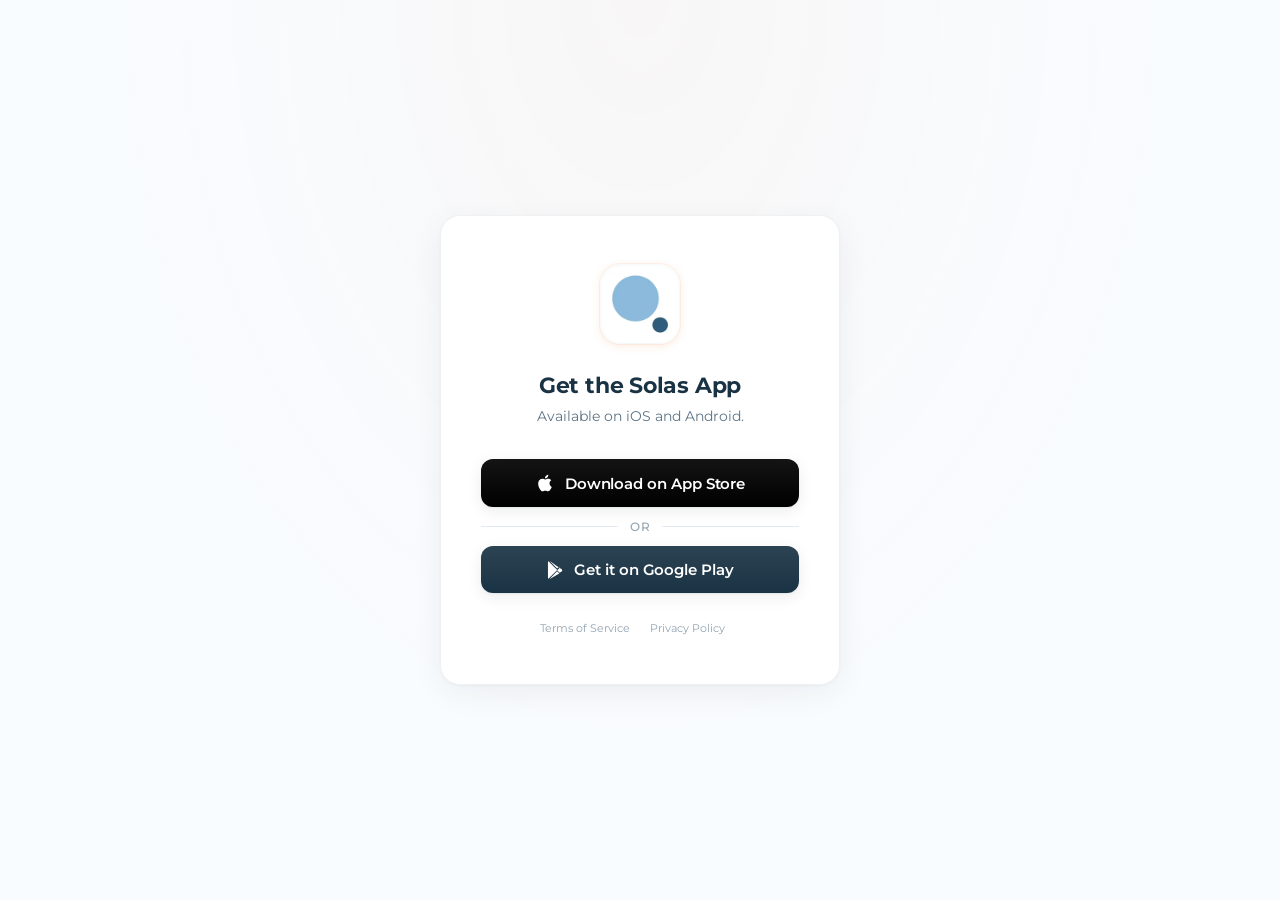
<file: index.html>
<!DOCTYPE html>
<html lang="en">
<head>
  <meta charset="UTF-8">
  <meta name="viewport" content="width=device-width, initial-scale=1.0">

  <!-- Device redirect: runs before render; costs one round trip -->
  <script src="./redirect.js"></script>

  <title>Solas by Teckro</title>
  <meta name="description" content="Download the Solas app for iOS or Android. Instant access to clinical trial information at your fingertips.">
  <meta name="theme-color" content="#041623" media="(prefers-color-scheme: dark)">
  <meta name="theme-color" content="#f9fcff" media="(prefers-color-scheme: light)">

  <!-- Open Graph -->
  <meta property="og:title" content="Solas by Teckro">
  <meta property="og:description" content="Clinical trial information at your fingertips. Available on iOS and Android.">
  <meta property="og:image" content="./icon.webp">
  <meta property="og:type" content="website">

  <!-- Favicon -->
  <link rel="icon" type="image/webp" href="./icon.webp">
  <link rel="apple-touch-icon" href="./icon.webp">

  <link rel="preconnect" href="https://fonts.googleapis.com">
  <link rel="preconnect" href="https://fonts.gstatic.com" crossorigin>
  <link href="https://fonts.googleapis.com/css2?family=Montserrat:wght@400;500;600;700&display=swap" rel="stylesheet">
  <style>
    :root {
      --bg: #f9fcff;
      --bg-card: #ffffff;
      --bg-card-border: rgba(227, 233, 239, 0.6);
      --text-primary: #1a3344;
      --text-secondary: #5e7487;
      --text-tertiary: #93a3b1;
      --border: #e3e9ef;
      --orange: #F07931;
      --orange-hover: #D65810;
      --orange-subtle: rgba(240, 121, 49, 0.08);
      --orange-glow: rgba(240, 121, 49, 0.2);
      --navy: #041623;
      --navy-light: #1a3344;
      --btn-apple-bg: #000000;
      --btn-apple-text: #ffffff;
      --btn-google-bg: #1a3344;
      --btn-google-text: #ffffff;
      --shadow-card: 0 1px 3px rgba(4, 22, 35, 0.04), 0 8px 32px rgba(4, 22, 35, 0.06);
      --shadow-btn: 0 1px 2px rgba(4, 22, 35, 0.06), 0 4px 16px rgba(4, 22, 35, 0.08);
      --shadow-btn-hover: 0 4px 12px rgba(4, 22, 35, 0.1), 0 8px 32px rgba(4, 22, 35, 0.12);
      --gradient-bg: radial-gradient(ellipse at 50% 0%, rgba(240, 121, 49, 0.04) 0%, transparent 60%);
    }

    @media (prefers-color-scheme: dark) {
      :root {
        --bg: #020e18;
        --bg-card: rgba(26, 51, 68, 0.5);
        --bg-card-border: rgba(47, 92, 123, 0.3);
        --text-primary: #f3f6f9;
        --text-secondary: #8abbdc;
        --text-tertiary: #5e7487;
        --border: rgba(47, 92, 123, 0.4);
        --orange-subtle: rgba(240, 121, 49, 0.06);
        --orange-glow: rgba(240, 121, 49, 0.3);
        --btn-apple-bg: #ffffff;
        --btn-apple-text: #000000;
        --btn-google-bg: rgba(47, 92, 123, 0.6);
        --btn-google-text: #f3f6f9;
        --shadow-card: 0 1px 3px rgba(0, 0, 0, 0.2), 0 8px 32px rgba(0, 0, 0, 0.3);
        --shadow-btn: 0 1px 2px rgba(0, 0, 0, 0.2), 0 4px 16px rgba(0, 0, 0, 0.15);
        --shadow-btn-hover: 0 4px 12px rgba(0, 0, 0, 0.25), 0 8px 32px rgba(0, 0, 0, 0.3);
        --gradient-bg: radial-gradient(ellipse at 50% 0%, rgba(240, 121, 49, 0.06) 0%, transparent 60%);
      }
    }

    * { margin: 0; padding: 0; box-sizing: border-box; }

    body {
      font-family: 'Montserrat', -apple-system, BlinkMacSystemFont, sans-serif;
      background: var(--bg);
      color: var(--text-primary);
      min-height: 100vh;
      display: flex;
      align-items: center;
      justify-content: center;
      overflow: hidden;
    }

    body::before {
      content: '';
      position: fixed;
      inset: 0;
      background: var(--gradient-bg);
      pointer-events: none;
      z-index: 0;
    }

    .card {
      position: relative;
      z-index: 1;
      text-align: center;
      padding: 3rem 2.5rem;
      max-width: 400px;
      width: 100%;
      margin: 1rem;
      background: var(--bg-card);
      border: 1px solid var(--bg-card-border);
      border-radius: 1.25rem;
      box-shadow: var(--shadow-card);
      backdrop-filter: blur(20px);
      -webkit-backdrop-filter: blur(20px);
      animation: fadeUp 0.7s cubic-bezier(0.16, 1, 0.3, 1) both;
    }

    .logo {
      width: 80px;
      height: 80px;
      margin: 0 auto 1.75rem;
      border-radius: 1.25rem;
      overflow: hidden;
      box-shadow: 0 2px 8px rgba(240, 121, 49, 0.15), 0 0 0 1px rgba(240, 121, 49, 0.08);
      animation: logoEntry 0.8s cubic-bezier(0.16, 1, 0.3, 1) 0.1s both;
    }

    .logo img {
      width: 100%;
      height: 100%;
      object-fit: cover;
    }

    h1 {
      font-size: 1.375rem;
      font-weight: 700;
      margin-bottom: 0.375rem;
      color: var(--text-primary);
      letter-spacing: -0.01em;
      animation: fadeUp 0.7s cubic-bezier(0.16, 1, 0.3, 1) 0.15s both;
    }

    .subtitle {
      color: var(--text-secondary);
      margin-bottom: 2rem;
      font-size: 0.875rem;
      font-weight: 400;
      line-height: 1.6;
      animation: fadeUp 0.7s cubic-bezier(0.16, 1, 0.3, 1) 0.2s both;
    }

    .store-links {
      display: flex;
      flex-direction: column;
      gap: 0.625rem;
      animation: staggerIn 0.5s cubic-bezier(0.16, 1, 0.3, 1) both;
    }

    .store-link {
      display: inline-flex;
      align-items: center;
      justify-content: center;
      gap: 0.625rem;
      padding: 0.875rem 1.5rem;
      border-radius: 0.75rem;
      text-decoration: none;
      font-weight: 600;
      font-size: 0.9375rem;
      letter-spacing: -0.005em;
      transition: transform 0.25s cubic-bezier(0.16, 1, 0.3, 1),
                  box-shadow 0.25s cubic-bezier(0.16, 1, 0.3, 1);
      box-shadow: var(--shadow-btn);
      position: relative;
      overflow: hidden;
    }

    .store-link::after {
      content: '';
      position: absolute;
      inset: 0;
      background: linear-gradient(180deg, rgba(255, 255, 255, 0.08) 0%, transparent 100%);
      pointer-events: none;
    }

    .store-link:hover {
      transform: translateY(-2px);
      box-shadow: var(--shadow-btn-hover);
    }

    .store-link:active {
      transform: translateY(0) scale(0.98);
    }

    .store-link--apple {
      background: var(--btn-apple-bg);
      color: var(--btn-apple-text);
    }

    .store-link--google {
      background: var(--btn-google-bg);
      color: var(--btn-google-text);
    }

    .store-link svg {
      width: 1.125rem;
      height: 1.125rem;
      flex-shrink: 0;
    }

    .store-link--apple svg {
      width: 1.25rem;
      height: 1.25rem;
    }

    .divider {
      display: flex;
      align-items: center;
      gap: 0.75rem;
      margin: 0.125rem 0;
      color: var(--text-tertiary);
      font-size: 0.75rem;
      font-weight: 500;
      text-transform: uppercase;
      letter-spacing: 0.05em;
    }

    .divider::before,
    .divider::after {
      content: '';
      flex: 1;
      height: 1px;
      background: var(--border);
    }

    .footer {
      margin-top: 1.5rem;
      animation: fadeUp 0.7s cubic-bezier(0.16, 1, 0.3, 1) 0.3s both;
    }

    .footer a {
      color: var(--text-tertiary);
      font-size: 0.6875rem;
      font-weight: 400;
      text-decoration: none;
      margin-right: 1rem;
      transition: color 0.2s;
    }

    .footer a:hover {
      color: var(--text-secondary);
    }

    @keyframes fadeUp {
      from {
        opacity: 0;
        transform: translateY(16px);
      }
      to {
        opacity: 1;
        transform: translateY(0);
      }
    }

    @keyframes logoEntry {
      from {
        opacity: 0;
        transform: scale(0.8);
      }
      to {
        opacity: 1;
        transform: scale(1);
      }
    }

    @keyframes staggerIn {
      from {
        opacity: 0;
        transform: translateY(8px);
      }
      to {
        opacity: 1;
        transform: translateY(0);
      }
    }

  </style>
</head>
<body>
  <div class="card">
    <div class="logo">
      <img src="./icon.webp" alt="Solas" width="80" height="80">
    </div>

    <h1>Get the Solas App</h1>
    <p class="subtitle" id="message">Available on iOS and Android.</p>

    <!-- Store URLs are also in redirect.js (mobile bounce) — keep both in sync -->
    <div class="store-links" id="store-links">
      <a class="store-link store-link--apple" id="link-apple" href="https://apps.apple.com/us/app/teckro/id6749154491">
        <svg viewBox="0 0 24 24" fill="currentColor"><path d="M18.71 19.5c-.83 1.24-1.71 2.45-3.05 2.47-1.34.03-1.77-.79-3.29-.79-1.53 0-2 .77-3.27.82-1.31.05-2.3-1.32-3.14-2.53C4.25 17 2.94 12.45 4.7 9.39c.87-1.52 2.43-2.48 4.12-2.51 1.28-.02 2.5.87 3.29.87.78 0 2.26-1.07 3.8-.91.65.03 2.47.26 3.64 1.98-.09.06-2.17 1.28-2.15 3.81.03 3.02 2.65 4.03 2.68 4.04-.03.07-.42 1.44-1.38 2.83M13 3.5c.73-.83 1.94-1.46 2.94-1.5.13 1.17-.34 2.35-1.04 3.19-.69.85-1.83 1.51-2.95 1.42-.15-1.15.41-2.35 1.05-3.11z"/></svg>
        Download on App Store
      </a>
      <div class="divider">or</div>
      <a class="store-link store-link--google" id="link-google" href="https://play.google.com/store/apps/details?id=com.teckro.patient">
        <svg viewBox="0 0 24 24" fill="currentColor"><path d="M3.18 23.67c-.35-.2-.57-.57-.57-.97V1.3c0-.4.22-.77.57-.97l11.83 11.67L3.18 23.67zm1.4.6 13.14-7.58-2.9-2.86L4.58 24.27zm13.14-15.36L4.58-.27l10.24 10.32 2.9-2.86v-.28zM21.23 11l-3.08-1.78-3.2 3.16 3.2 3.16 3.08-1.78c.58-.34.58-1.18 0-1.76z"/></svg>
        Get it on Google Play
      </a>
    </div>

    <div class="footer" id="footer">
      <a href="https://solas.teckro.com/terms">Terms of Service</a>
      <a href="https://solas.teckro.com/privacy">Privacy Policy</a>
    </div>
  </div>
</body>
</html>
</file>
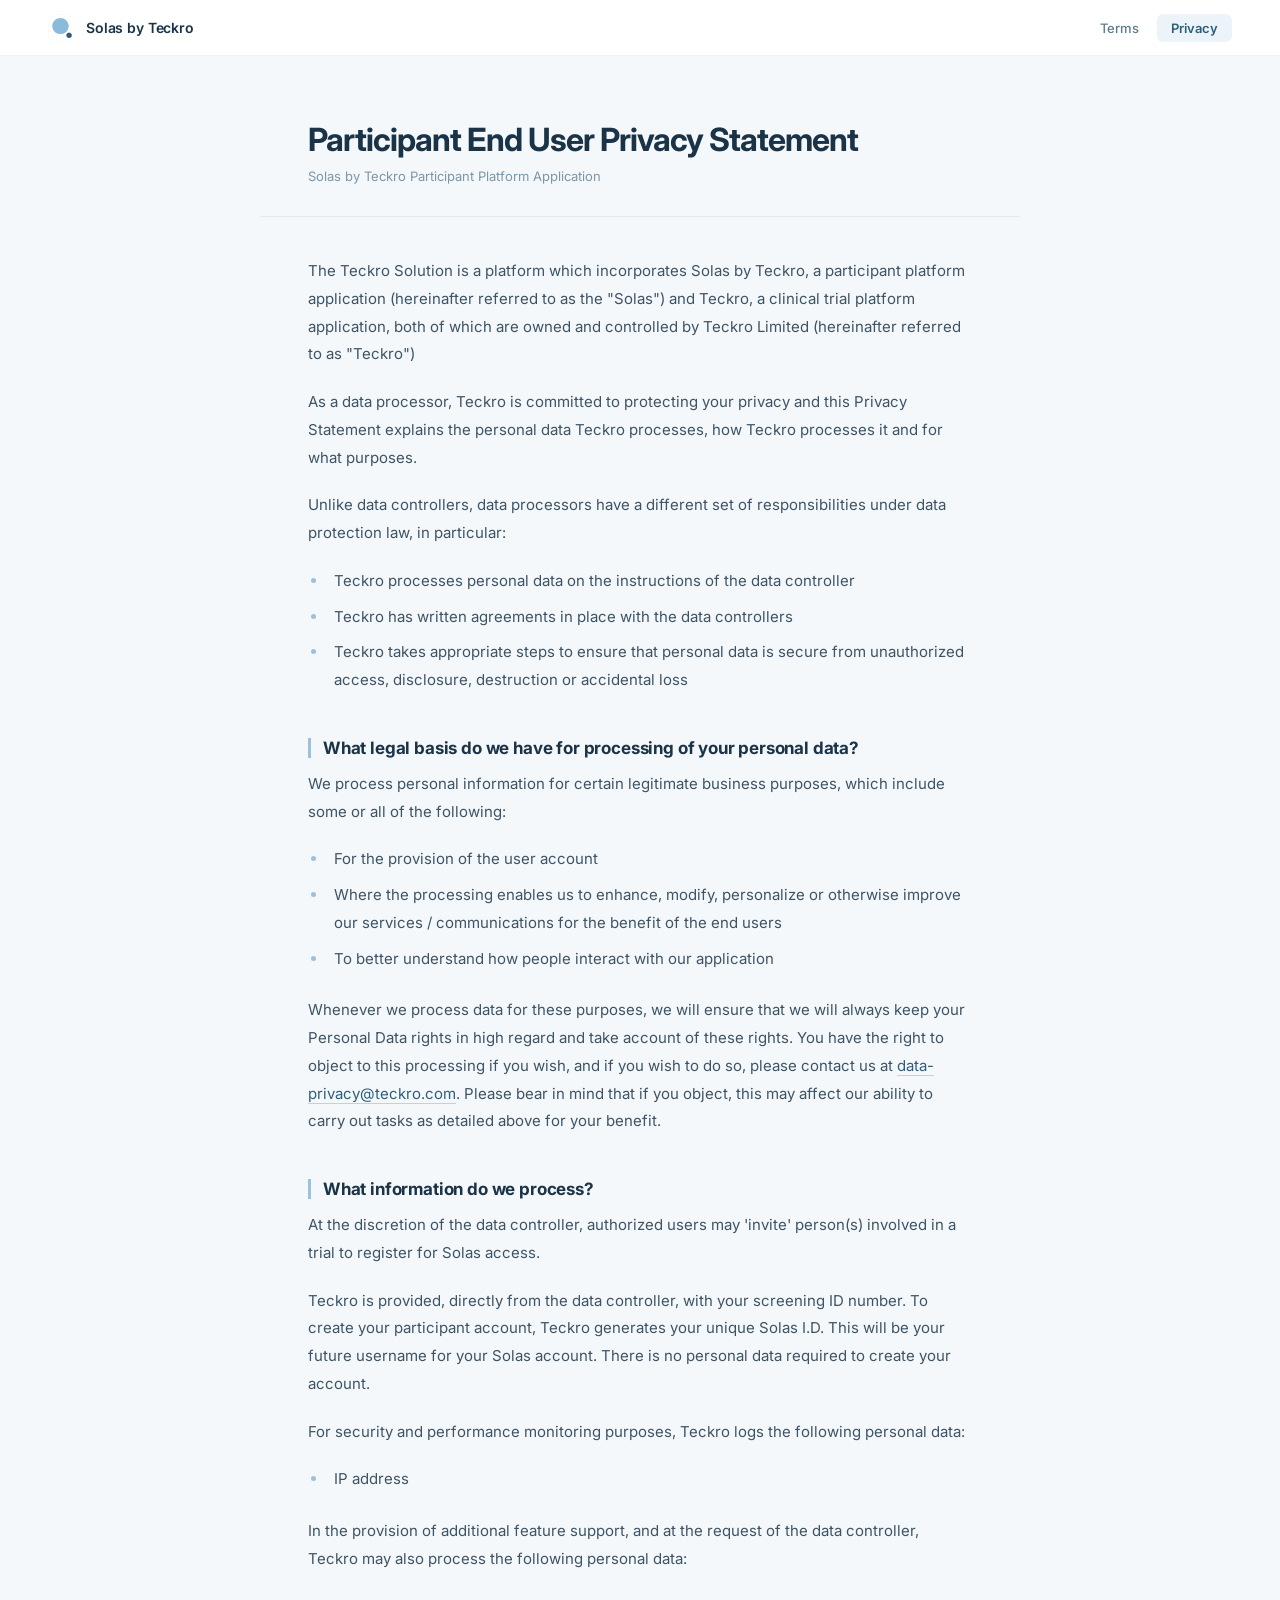
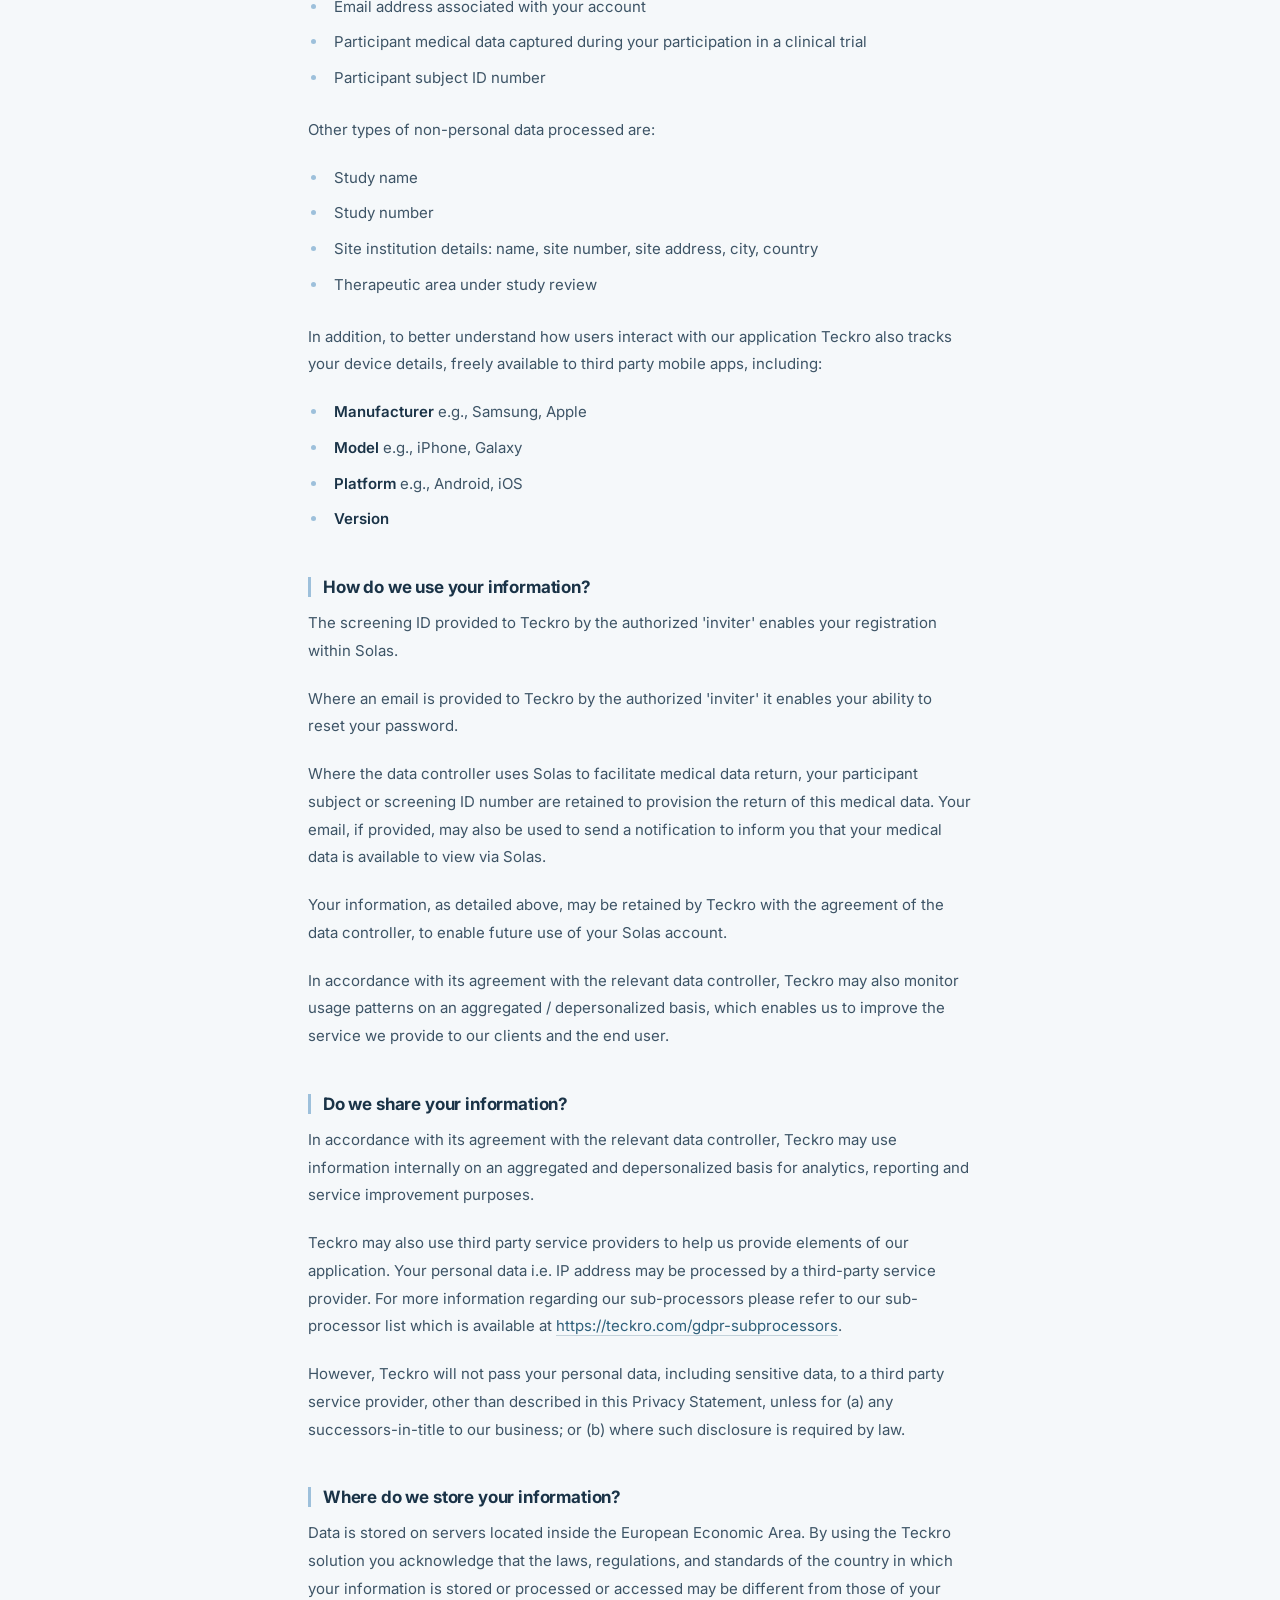
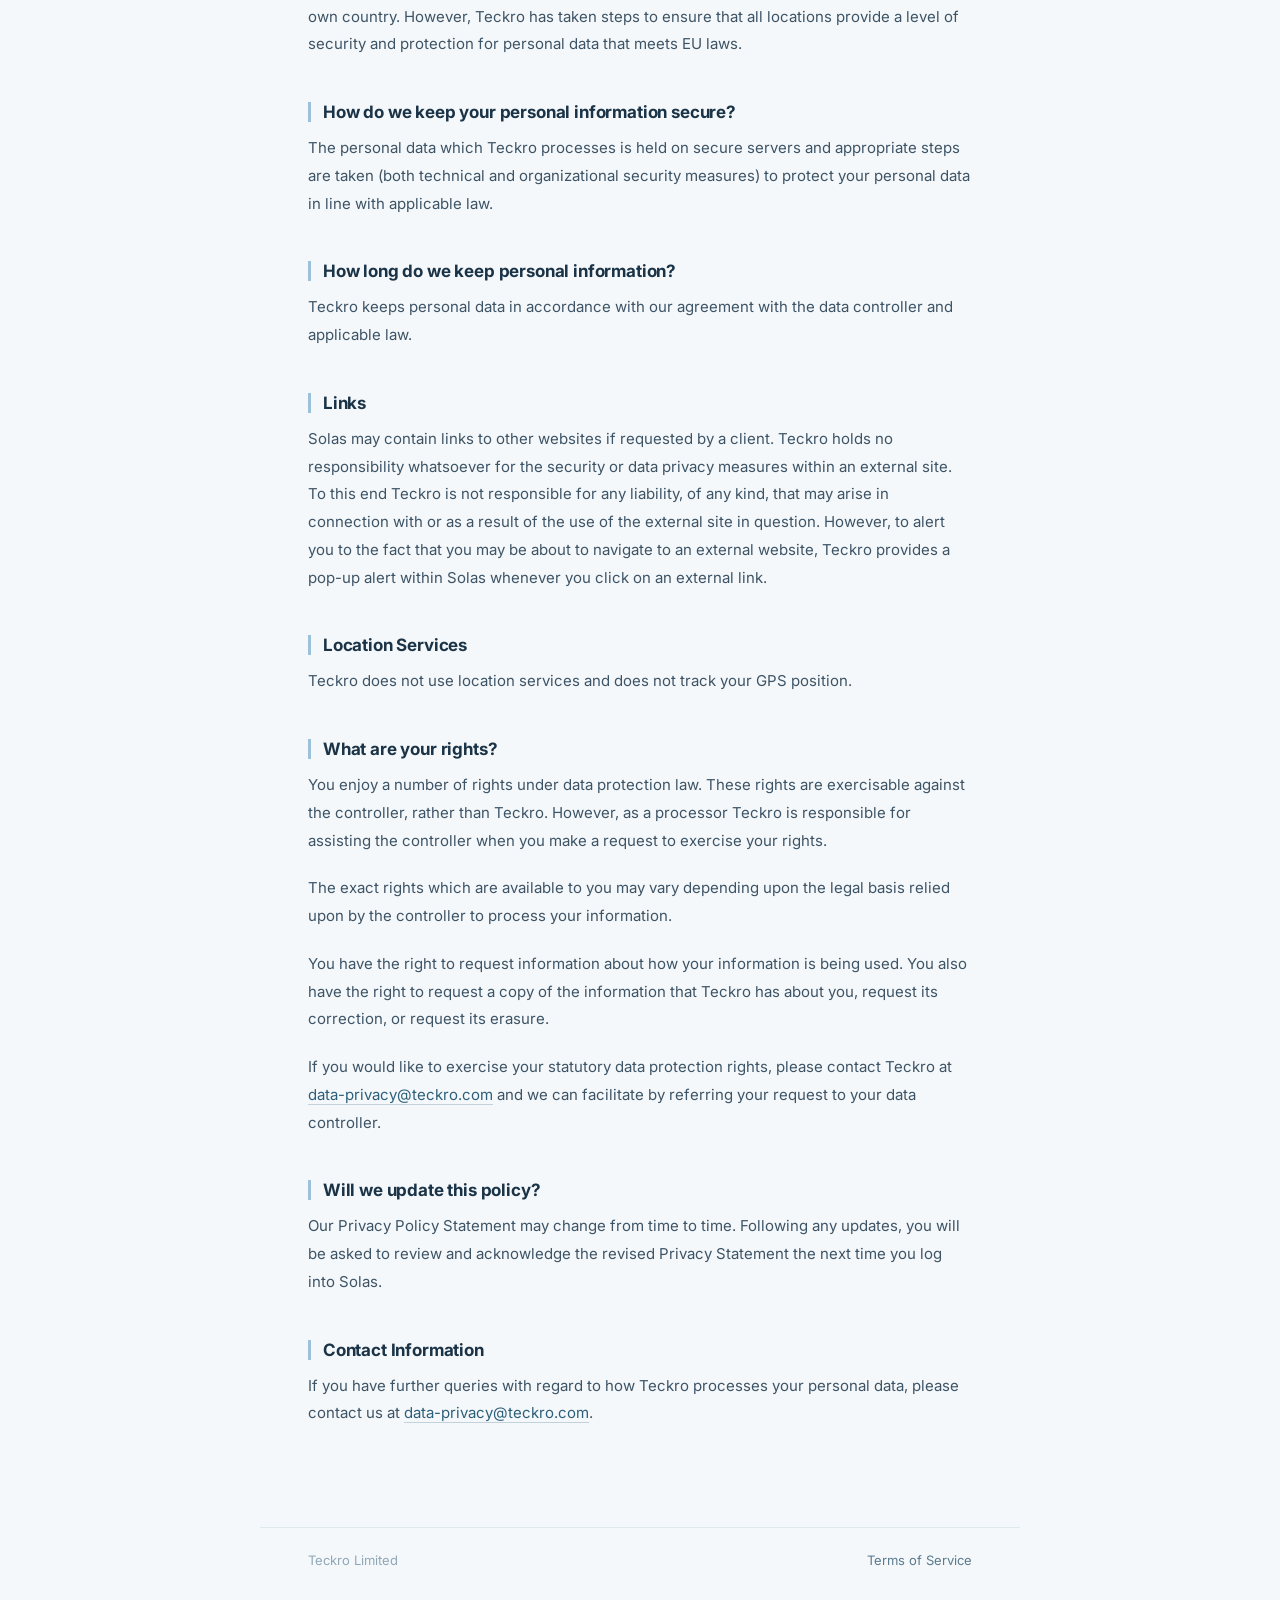
<file: privacy/index.html>
<!DOCTYPE html>
<html lang="en">
<head>
  <meta charset="UTF-8">
  <meta name="viewport" content="width=device-width, initial-scale=1.0">
  <title>Privacy Statement — Solas by Teckro</title>
  <meta name="description" content="Teckro Participant End User Privacy Statement for the Solas by Teckro participant platform application.">
  <meta name="theme-color" content="#f5f8fa">

  <link rel="icon" type="image/webp" href="../icon.webp">
  <link rel="apple-touch-icon" href="../icon.webp">

  <link rel="preconnect" href="https://fonts.googleapis.com">
  <link rel="preconnect" href="https://fonts.gstatic.com" crossorigin>
  <link href="https://fonts.googleapis.com/css2?family=Inter:wght@400;500;600;700&display=swap" rel="stylesheet">
  <link rel="stylesheet" href="../legal.css">
</head>
<body>
  <nav class="nav">
    <a href="../" class="nav-brand">
      <img src="../icon.webp" alt="Solas" width="32" height="32">
      <span>Solas by Teckro</span>
    </a>
    <div class="nav-links">
      <a href="../terms">Terms</a>
      <a href="../privacy" class="active">Privacy</a>
    </div>
  </nav>

  <div class="hero">
    <h1>Participant End User Privacy Statement</h1>
    <p class="meta">Solas by Teckro Participant Platform Application</p>
  </div>

  <hr class="divider">

  <div class="content">
    <p>The Teckro Solution is a platform which incorporates Solas by Teckro, a participant platform application (hereinafter referred to as the "Solas") and Teckro, a clinical trial platform application, both of which are owned and controlled by Teckro Limited (hereinafter referred to as "Teckro")</p>

    <p>As a data processor, Teckro is committed to protecting your privacy and this Privacy Statement explains the personal data Teckro processes, how Teckro processes it and for what purposes.</p>

    <p>Unlike data controllers, data processors have a different set of responsibilities under data protection law, in particular:</p>

    <ul>
      <li>Teckro processes personal data on the instructions of the data controller</li>
      <li>Teckro has written agreements in place with the data controllers</li>
      <li>Teckro takes appropriate steps to ensure that personal data is secure from unauthorized access, disclosure, destruction or accidental loss</li>
    </ul>

    <h2>What legal basis do we have for processing of your personal data?</h2>

    <p>We process personal information for certain legitimate business purposes, which include some or all of the following:</p>

    <ul>
      <li>For the provision of the user account</li>
      <li>Where the processing enables us to enhance, modify, personalize or otherwise improve our services / communications for the benefit of the end users</li>
      <li>To better understand how people interact with our application</li>
    </ul>

    <p>Whenever we process data for these purposes, we will ensure that we will always keep your Personal Data rights in high regard and take account of these rights. You have the right to object to this processing if you wish, and if you wish to do so, please contact us at <a href="mailto:data-privacy@teckro.com">data-privacy@teckro.com</a>. Please bear in mind that if you object, this may affect our ability to carry out tasks as detailed above for your benefit.</p>

    <h2>What information do we process?</h2>

    <p>At the discretion of the data controller, authorized users may 'invite' person(s) involved in a trial to register for Solas access.</p>

    <p>Teckro is provided, directly from the data controller, with your screening ID number. To create your participant account, Teckro generates your unique Solas I.D. This will be your future username for your Solas account. There is no personal data required to create your account.</p>

    <p>For security and performance monitoring purposes, Teckro logs the following personal data:</p>

    <ul>
      <li>IP address</li>
    </ul>

    <p>In the provision of additional feature support, and at the request of the data controller, Teckro may also process the following personal data:</p>

    <ul>
      <li>Email address associated with your account</li>
      <li>Participant medical data captured during your participation in a clinical trial</li>
      <li>Participant subject ID number</li>
    </ul>

    <p>Other types of non-personal data processed are:</p>

    <ul>
      <li>Study name</li>
      <li>Study number</li>
      <li>Site institution details: name, site number, site address, city, country</li>
      <li>Therapeutic area under study review</li>
    </ul>

    <p>In addition, to better understand how users interact with our application Teckro also tracks your device details, freely available to third party mobile apps, including:</p>

    <ul>
      <li><strong>Manufacturer</strong> e.g., Samsung, Apple</li>
      <li><strong>Model</strong> e.g., iPhone, Galaxy</li>
      <li><strong>Platform</strong> e.g., Android, iOS</li>
      <li><strong>Version</strong></li>
    </ul>

    <h2>How do we use your information?</h2>

    <p>The screening ID provided to Teckro by the authorized 'inviter' enables your registration within Solas.</p>

    <p>Where an email is provided to Teckro by the authorized 'inviter' it enables your ability to reset your password.</p>

    <p>Where the data controller uses Solas to facilitate medical data return, your participant subject or screening ID number are retained to provision the return of this medical data. Your email, if provided, may also be used to send a notification to inform you that your medical data is available to view via Solas.</p>

    <p>Your information, as detailed above, may be retained by Teckro with the agreement of the data controller, to enable future use of your Solas account.</p>

    <p>In accordance with its agreement with the relevant data controller, Teckro may also monitor usage patterns on an aggregated / depersonalized basis, which enables us to improve the service we provide to our clients and the end user.</p>

    <h2>Do we share your information?</h2>

    <p>In accordance with its agreement with the relevant data controller, Teckro may use information internally on an aggregated and depersonalized basis for analytics, reporting and service improvement purposes.</p>

    <p>Teckro may also use third party service providers to help us provide elements of our application. Your personal data i.e. IP address may be processed by a third-party service provider. For more information regarding our sub-processors please refer to our sub-processor list which is available at <a href="https://teckro.com/gdpr-subprocessors">https://teckro.com/gdpr-subprocessors</a>.</p>

    <p>However, Teckro will not pass your personal data, including sensitive data, to a third party service provider, other than described in this Privacy Statement, unless for (a) any successors-in-title to our business; or (b) where such disclosure is required by law.</p>

    <h2>Where do we store your information?</h2>

    <p>Data is stored on servers located inside the European Economic Area. By using the Teckro solution you acknowledge that the laws, regulations, and standards of the country in which your information is stored or processed or accessed may be different from those of your own country. However, Teckro has taken steps to ensure that all locations provide a level of security and protection for personal data that meets EU laws.</p>

    <h2>How do we keep your personal information secure?</h2>

    <p>The personal data which Teckro processes is held on secure servers and appropriate steps are taken (both technical and organizational security measures) to protect your personal data in line with applicable law.</p>

    <h2>How long do we keep personal information?</h2>

    <p>Teckro keeps personal data in accordance with our agreement with the data controller and applicable law.</p>

    <h2>Links</h2>

    <p>Solas may contain links to other websites if requested by a client. Teckro holds no responsibility whatsoever for the security or data privacy measures within an external site. To this end Teckro is not responsible for any liability, of any kind, that may arise in connection with or as a result of the use of the external site in question. However, to alert you to the fact that you may be about to navigate to an external website, Teckro provides a pop-up alert within Solas whenever you click on an external link.</p>

    <h2>Location Services</h2>

    <p>Teckro does not use location services and does not track your GPS position.</p>

    <h2>What are your rights?</h2>

    <p>You enjoy a number of rights under data protection law. These rights are exercisable against the controller, rather than Teckro. However, as a processor Teckro is responsible for assisting the controller when you make a request to exercise your rights.</p>

    <p>The exact rights which are available to you may vary depending upon the legal basis relied upon by the controller to process your information.</p>

    <p>You have the right to request information about how your information is being used. You also have the right to request a copy of the information that Teckro has about you, request its correction, or request its erasure.</p>

    <p>If you would like to exercise your statutory data protection rights, please contact Teckro at <a href="mailto:data-privacy@teckro.com">data-privacy@teckro.com</a> and we can facilitate by referring your request to your data controller.</p>

    <h2>Will we update this policy?</h2>

    <p>Our Privacy Policy Statement may change from time to time. Following any updates, you will be asked to review and acknowledge the revised Privacy Statement the next time you log into Solas.</p>

    <h2>Contact Information</h2>

    <p>If you have further queries with regard to how Teckro processes your personal data, please contact us at <a href="mailto:data-privacy@teckro.com">data-privacy@teckro.com</a>.</p>
  </div>

  <footer class="page-footer">
    <span>Teckro Limited</span>
    <a href="../terms">Terms of Service</a>
  </footer>
</body>
</html>
</file>
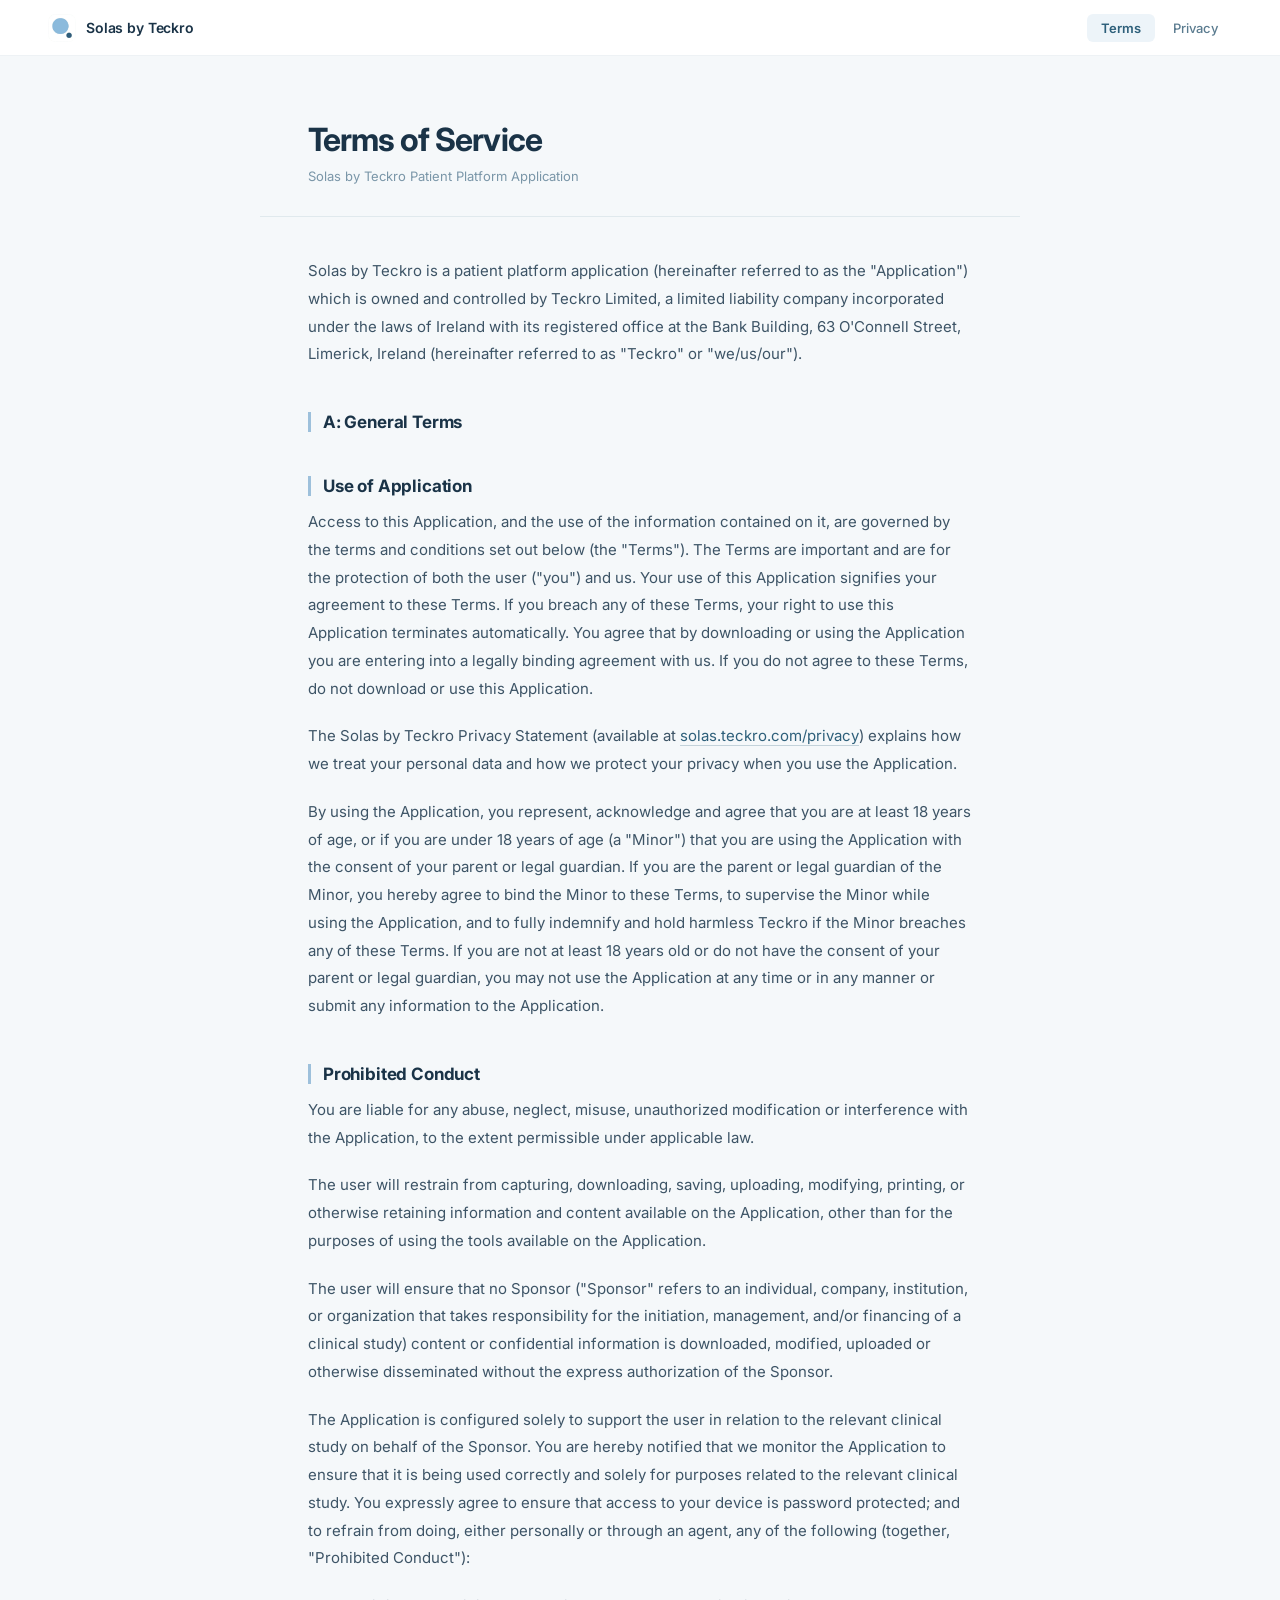
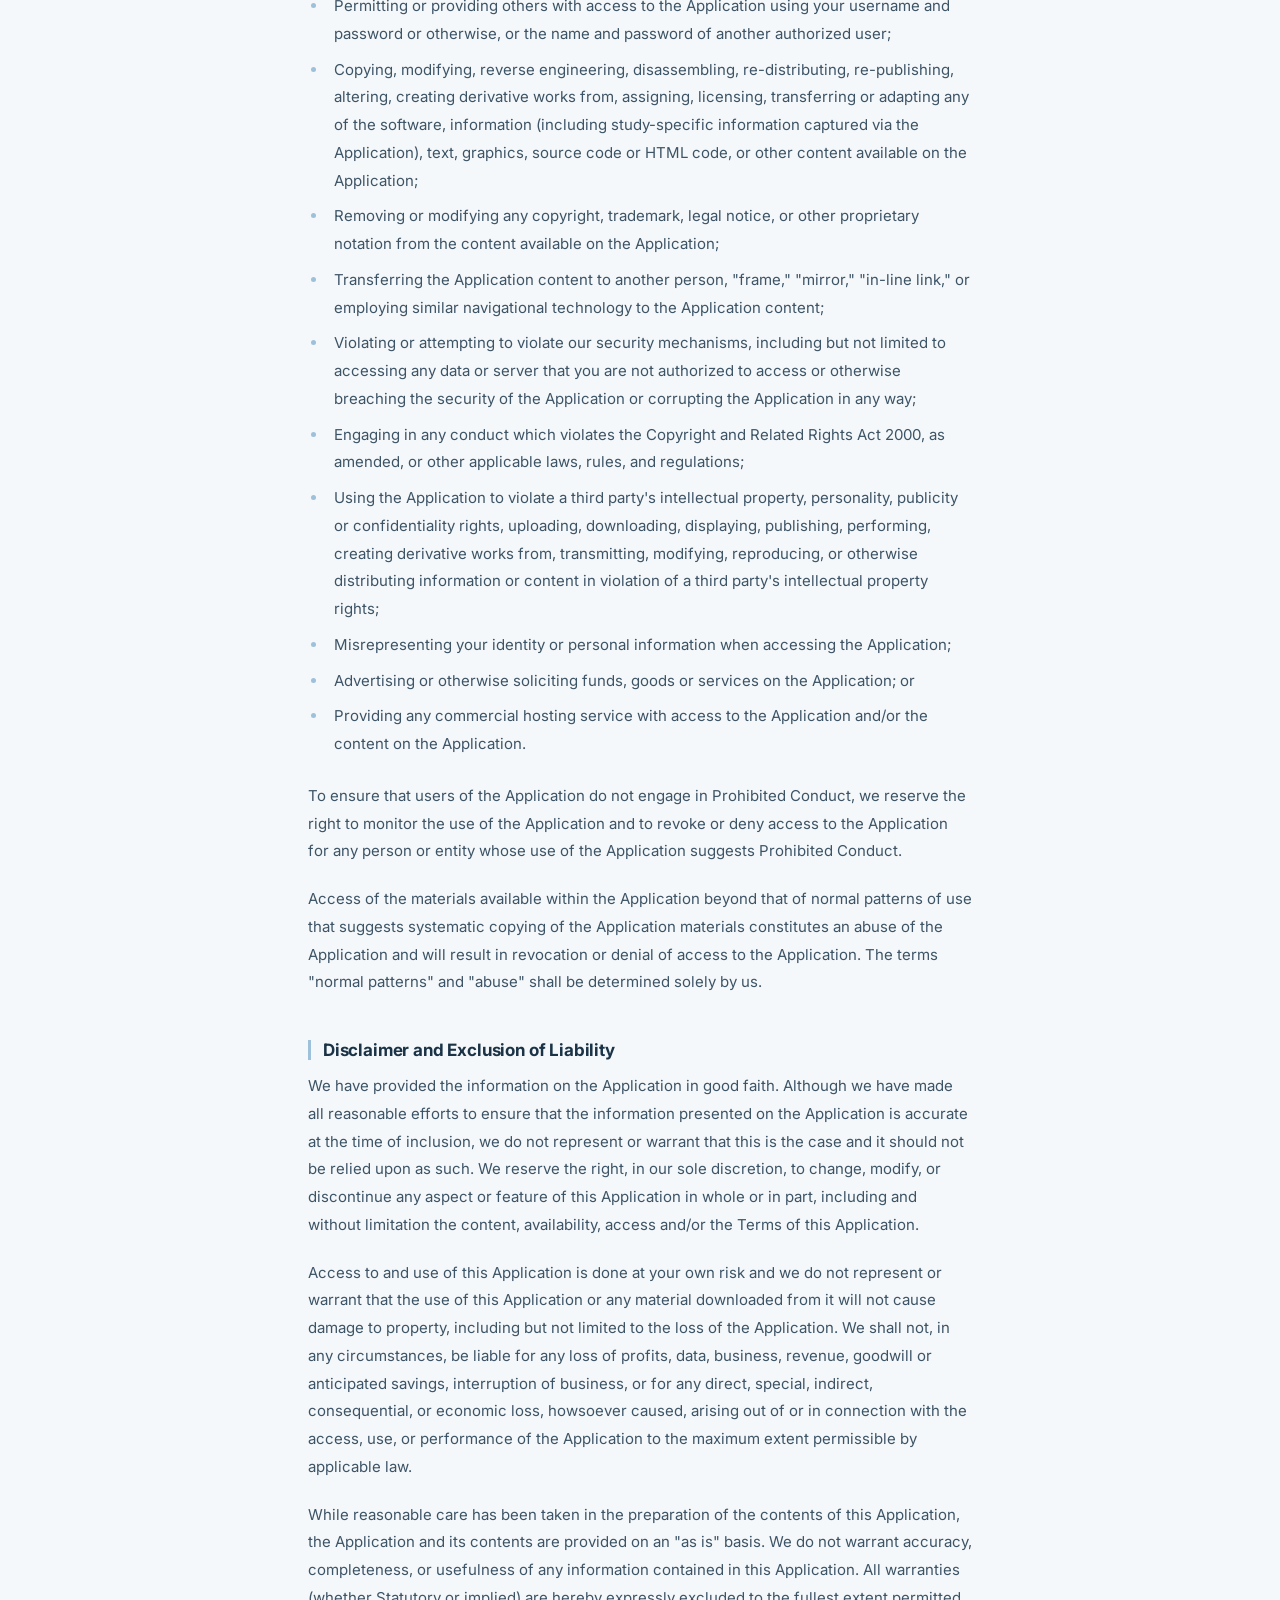
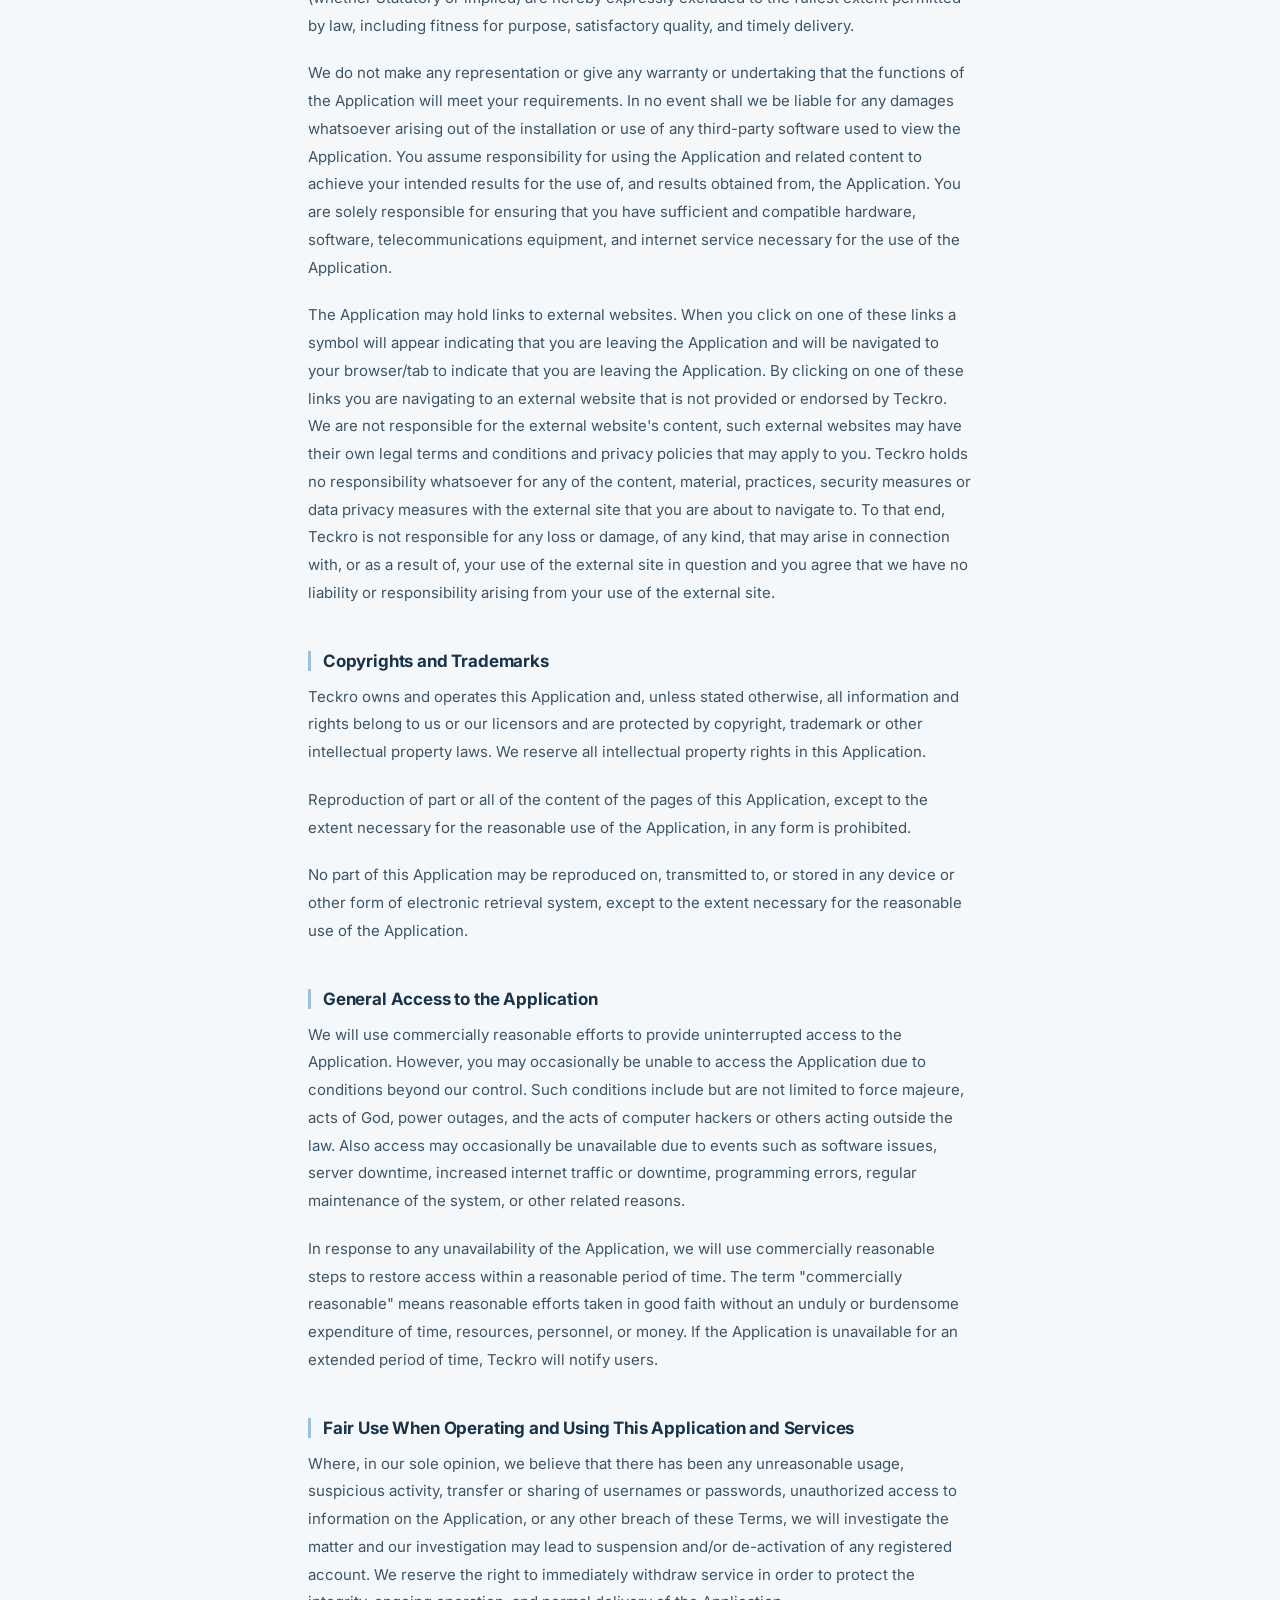
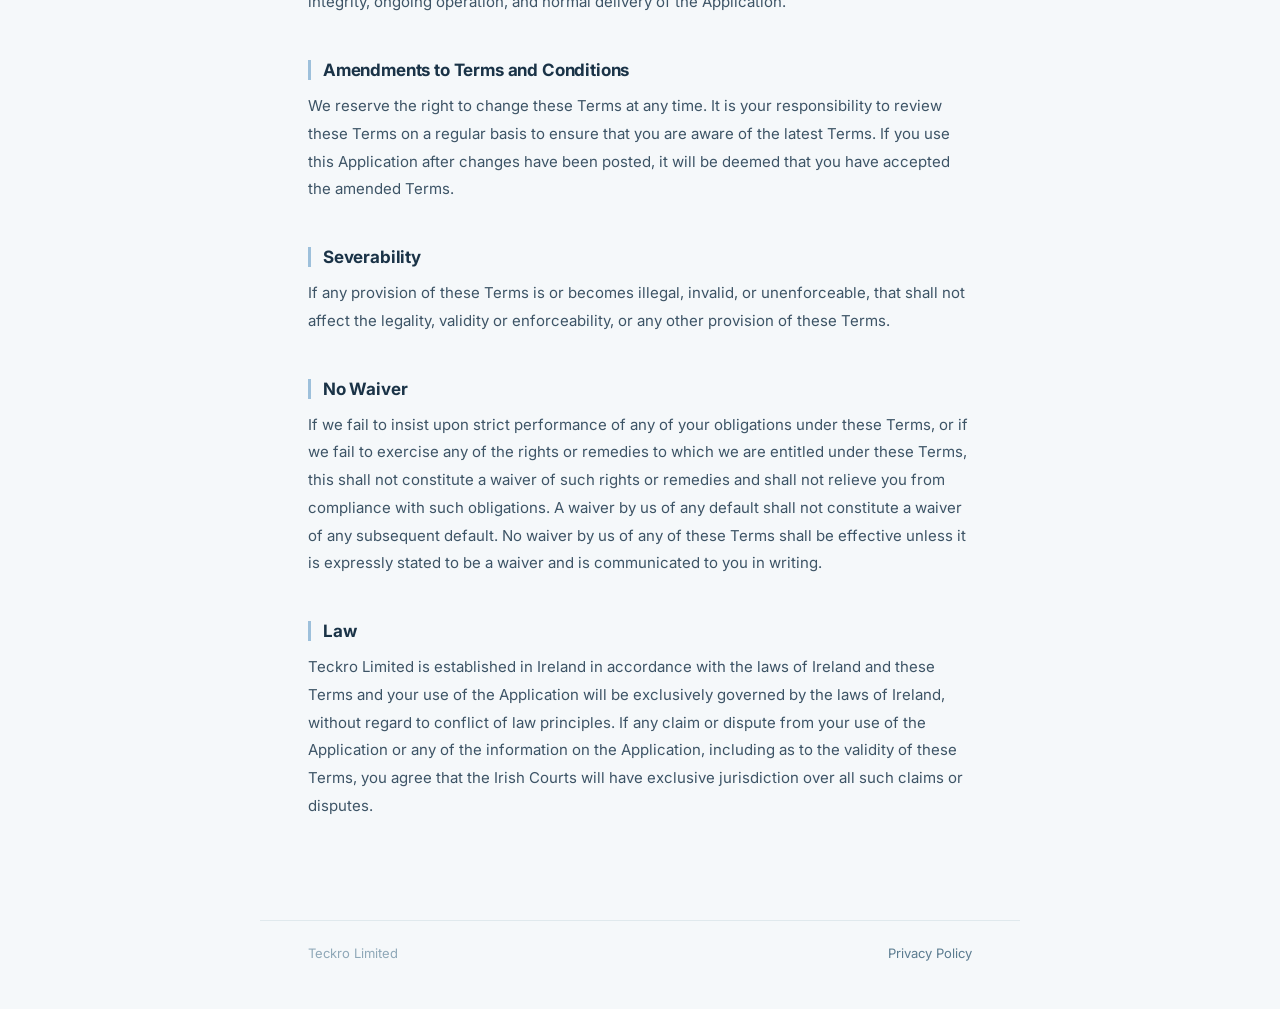
<file: terms/index.html>
<!DOCTYPE html>
<html lang="en">
<head>
  <meta charset="UTF-8">
  <meta name="viewport" content="width=device-width, initial-scale=1.0">
  <title>Terms of Service — Solas by Teckro</title>
  <meta name="description" content="Terms of Service for the Solas by Teckro patient platform application.">
  <meta name="theme-color" content="#f5f8fa">

  <link rel="icon" type="image/webp" href="../icon.webp">
  <link rel="apple-touch-icon" href="../icon.webp">

  <link rel="preconnect" href="https://fonts.googleapis.com">
  <link rel="preconnect" href="https://fonts.gstatic.com" crossorigin>
  <link href="https://fonts.googleapis.com/css2?family=Inter:wght@400;500;600;700&display=swap" rel="stylesheet">
  <link rel="stylesheet" href="../legal.css">
</head>
<body>
  <nav class="nav">
    <a href="../" class="nav-brand">
      <img src="../icon.webp" alt="Solas" width="32" height="32">
      <span>Solas by Teckro</span>
    </a>
    <div class="nav-links">
      <a href="../terms" class="active">Terms</a>
      <a href="../privacy">Privacy</a>
    </div>
  </nav>

  <div class="hero">
    <h1>Terms of Service</h1>
    <p class="meta">Solas by Teckro Patient Platform Application</p>
  </div>

  <hr class="divider">

  <div class="content">
    <p>Solas by Teckro is a patient platform application (hereinafter referred to as the "Application") which is owned and controlled by Teckro Limited, a limited liability company incorporated under the laws of Ireland with its registered office at the Bank Building, 63 O'Connell Street, Limerick, Ireland (hereinafter referred to as "Teckro" or "we/us/our").</p>

    <h2>A: General Terms</h2>

    <h2>Use of Application</h2>

    <p>Access to this Application, and the use of the information contained on it, are governed by the terms and conditions set out below (the "Terms"). The Terms are important and are for the protection of both the user ("you") and us. Your use of this Application signifies your agreement to these Terms. If you breach any of these Terms, your right to use this Application terminates automatically. You agree that by downloading or using the Application you are entering into a legally binding agreement with us. If you do not agree to these Terms, do not download or use this Application.</p>

    <p>The Solas by Teckro Privacy Statement (available at <a href="../privacy">solas.teckro.com/privacy</a>) explains how we treat your personal data and how we protect your privacy when you use the Application.</p>

    <p>By using the Application, you represent, acknowledge and agree that you are at least 18 years of age, or if you are under 18 years of age (a "Minor") that you are using the Application with the consent of your parent or legal guardian. If you are the parent or legal guardian of the Minor, you hereby agree to bind the Minor to these Terms, to supervise the Minor while using the Application, and to fully indemnify and hold harmless Teckro if the Minor breaches any of these Terms. If you are not at least 18 years old or do not have the consent of your parent or legal guardian, you may not use the Application at any time or in any manner or submit any information to the Application.</p>

    <h2>Prohibited Conduct</h2>

    <p>You are liable for any abuse, neglect, misuse, unauthorized modification or interference with the Application, to the extent permissible under applicable law.</p>

    <p>The user will restrain from capturing, downloading, saving, uploading, modifying, printing, or otherwise retaining information and content available on the Application, other than for the purposes of using the tools available on the Application.</p>

    <p>The user will ensure that no Sponsor ("Sponsor" refers to an individual, company, institution, or organization that takes responsibility for the initiation, management, and/or financing of a clinical study) content or confidential information is downloaded, modified, uploaded or otherwise disseminated without the express authorization of the Sponsor.</p>

    <p>The Application is configured solely to support the user in relation to the relevant clinical study on behalf of the Sponsor. You are hereby notified that we monitor the Application to ensure that it is being used correctly and solely for purposes related to the relevant clinical study. You expressly agree to ensure that access to your device is password protected; and to refrain from doing, either personally or through an agent, any of the following (together, "Prohibited Conduct"):</p>

    <ul>
      <li>Permitting or providing others with access to the Application using your username and password or otherwise, or the name and password of another authorized user;</li>
      <li>Copying, modifying, reverse engineering, disassembling, re-distributing, re-publishing, altering, creating derivative works from, assigning, licensing, transferring or adapting any of the software, information (including study-specific information captured via the Application), text, graphics, source code or HTML code, or other content available on the Application;</li>
      <li>Removing or modifying any copyright, trademark, legal notice, or other proprietary notation from the content available on the Application;</li>
      <li>Transferring the Application content to another person, "frame," "mirror," "in-line link," or employing similar navigational technology to the Application content;</li>
      <li>Violating or attempting to violate our security mechanisms, including but not limited to accessing any data or server that you are not authorized to access or otherwise breaching the security of the Application or corrupting the Application in any way;</li>
      <li>Engaging in any conduct which violates the Copyright and Related Rights Act 2000, as amended, or other applicable laws, rules, and regulations;</li>
      <li>Using the Application to violate a third party's intellectual property, personality, publicity or confidentiality rights, uploading, downloading, displaying, publishing, performing, creating derivative works from, transmitting, modifying, reproducing, or otherwise distributing information or content in violation of a third party's intellectual property rights;</li>
      <li>Misrepresenting your identity or personal information when accessing the Application;</li>
      <li>Advertising or otherwise soliciting funds, goods or services on the Application; or</li>
      <li>Providing any commercial hosting service with access to the Application and/or the content on the Application.</li>
    </ul>

    <p>To ensure that users of the Application do not engage in Prohibited Conduct, we reserve the right to monitor the use of the Application and to revoke or deny access to the Application for any person or entity whose use of the Application suggests Prohibited Conduct.</p>

    <p>Access of the materials available within the Application beyond that of normal patterns of use that suggests systematic copying of the Application materials constitutes an abuse of the Application and will result in revocation or denial of access to the Application. The terms "normal patterns" and "abuse" shall be determined solely by us.</p>

    <h2>Disclaimer and Exclusion of Liability</h2>

    <p>We have provided the information on the Application in good faith. Although we have made all reasonable efforts to ensure that the information presented on the Application is accurate at the time of inclusion, we do not represent or warrant that this is the case and it should not be relied upon as such. We reserve the right, in our sole discretion, to change, modify, or discontinue any aspect or feature of this Application in whole or in part, including and without limitation the content, availability, access and/or the Terms of this Application.</p>

    <p>Access to and use of this Application is done at your own risk and we do not represent or warrant that the use of this Application or any material downloaded from it will not cause damage to property, including but not limited to the loss of the Application. We shall not, in any circumstances, be liable for any loss of profits, data, business, revenue, goodwill or anticipated savings, interruption of business, or for any direct, special, indirect, consequential, or economic loss, howsoever caused, arising out of or in connection with the access, use, or performance of the Application to the maximum extent permissible by applicable law.</p>

    <p>While reasonable care has been taken in the preparation of the contents of this Application, the Application and its contents are provided on an "as is" basis. We do not warrant accuracy, completeness, or usefulness of any information contained in this Application. All warranties (whether Statutory or implied) are hereby expressly excluded to the fullest extent permitted by law, including fitness for purpose, satisfactory quality, and timely delivery.</p>

    <p>We do not make any representation or give any warranty or undertaking that the functions of the Application will meet your requirements. In no event shall we be liable for any damages whatsoever arising out of the installation or use of any third-party software used to view the Application. You assume responsibility for using the Application and related content to achieve your intended results for the use of, and results obtained from, the Application. You are solely responsible for ensuring that you have sufficient and compatible hardware, software, telecommunications equipment, and internet service necessary for the use of the Application.</p>

    <p>The Application may hold links to external websites. When you click on one of these links a symbol will appear indicating that you are leaving the Application and will be navigated to your browser/tab to indicate that you are leaving the Application. By clicking on one of these links you are navigating to an external website that is not provided or endorsed by Teckro. We are not responsible for the external website's content, such external websites may have their own legal terms and conditions and privacy policies that may apply to you. Teckro holds no responsibility whatsoever for any of the content, material, practices, security measures or data privacy measures with the external site that you are about to navigate to. To that end, Teckro is not responsible for any loss or damage, of any kind, that may arise in connection with, or as a result of, your use of the external site in question and you agree that we have no liability or responsibility arising from your use of the external site.</p>

    <h2>Copyrights and Trademarks</h2>

    <p>Teckro owns and operates this Application and, unless stated otherwise, all information and rights belong to us or our licensors and are protected by copyright, trademark or other intellectual property laws. We reserve all intellectual property rights in this Application.</p>

    <p>Reproduction of part or all of the content of the pages of this Application, except to the extent necessary for the reasonable use of the Application, in any form is prohibited.</p>

    <p>No part of this Application may be reproduced on, transmitted to, or stored in any device or other form of electronic retrieval system, except to the extent necessary for the reasonable use of the Application.</p>

    <h2>General Access to the Application</h2>

    <p>We will use commercially reasonable efforts to provide uninterrupted access to the Application. However, you may occasionally be unable to access the Application due to conditions beyond our control. Such conditions include but are not limited to force majeure, acts of God, power outages, and the acts of computer hackers or others acting outside the law. Also access may occasionally be unavailable due to events such as software issues, server downtime, increased internet traffic or downtime, programming errors, regular maintenance of the system, or other related reasons.</p>

    <p>In response to any unavailability of the Application, we will use commercially reasonable steps to restore access within a reasonable period of time. The term "commercially reasonable" means reasonable efforts taken in good faith without an unduly or burdensome expenditure of time, resources, personnel, or money. If the Application is unavailable for an extended period of time, Teckro will notify users.</p>

    <h2>Fair Use When Operating and Using This Application and Services</h2>

    <p>Where, in our sole opinion, we believe that there has been any unreasonable usage, suspicious activity, transfer or sharing of usernames or passwords, unauthorized access to information on the Application, or any other breach of these Terms, we will investigate the matter and our investigation may lead to suspension and/or de-activation of any registered account. We reserve the right to immediately withdraw service in order to protect the integrity, ongoing operation, and normal delivery of the Application.</p>

    <h2>Amendments to Terms and Conditions</h2>

    <p>We reserve the right to change these Terms at any time. It is your responsibility to review these Terms on a regular basis to ensure that you are aware of the latest Terms. If you use this Application after changes have been posted, it will be deemed that you have accepted the amended Terms.</p>

    <h2>Severability</h2>

    <p>If any provision of these Terms is or becomes illegal, invalid, or unenforceable, that shall not affect the legality, validity or enforceability, or any other provision of these Terms.</p>

    <h2>No Waiver</h2>

    <p>If we fail to insist upon strict performance of any of your obligations under these Terms, or if we fail to exercise any of the rights or remedies to which we are entitled under these Terms, this shall not constitute a waiver of such rights or remedies and shall not relieve you from compliance with such obligations. A waiver by us of any default shall not constitute a waiver of any subsequent default. No waiver by us of any of these Terms shall be effective unless it is expressly stated to be a waiver and is communicated to you in writing.</p>

    <h2>Law</h2>

    <p>Teckro Limited is established in Ireland in accordance with the laws of Ireland and these Terms and your use of the Application will be exclusively governed by the laws of Ireland, without regard to conflict of law principles. If any claim or dispute from your use of the Application or any of the information on the Application, including as to the validity of these Terms, you agree that the Irish Courts will have exclusive jurisdiction over all such claims or disputes.</p>
  </div>

  <footer class="page-footer">
    <span>Teckro Limited</span>
    <a href="../privacy">Privacy Policy</a>
  </footer>
</body>
</html>
</file>
<file: legal.css>
* { margin: 0; padding: 0; box-sizing: border-box; }

:root {
  --bg: #f5f8fa;
  --text-primary: #1a3347;
  --text-body: #3d5466;
  --text-muted: #5a7b8f;
  --text-faint: #7a96a8;
  --text-footer: #8fa8b8;
  --accent: #2d5f7a;
  --accent-light: #9dc0db;
  --accent-hover: #1a4a62;
  --nav-bg: rgba(255, 255, 255, 0.92);
  --nav-border: rgba(45, 95, 122, 0.08);
  --nav-hover-bg: rgba(157, 192, 219, 0.15);
  --nav-active-bg: rgba(157, 192, 219, 0.18);
  --border: rgba(45, 95, 122, 0.1);
  --link-underline: rgba(45, 95, 122, 0.25);
}

@media (prefers-color-scheme: dark) {
  :root {
    --bg: #101418;
    --text-primary: #e2e8ee;
    --text-body: #959ea8;
    --text-muted: #6b7680;
    --text-faint: #525c65;
    --text-footer: #454e56;
    --accent: #7bb8d6;
    --accent-light: #3d7a99;
    --accent-hover: #a0d0e8;
    --nav-bg: rgba(20, 24, 30, 0.88);
    --nav-border: rgba(255, 255, 255, 0.06);
    --nav-hover-bg: rgba(255, 255, 255, 0.06);
    --nav-active-bg: rgba(255, 255, 255, 0.08);
    --border: rgba(255, 255, 255, 0.07);
    --link-underline: rgba(123, 184, 214, 0.3);
  }
}

body {
  font-family: Inter, -apple-system, BlinkMacSystemFont, sans-serif;
  background: var(--bg);
  color: var(--text-primary);
  min-height: 100vh;
  -webkit-font-smoothing: antialiased;
  -moz-osx-font-smoothing: grayscale;
}

/* Nav */
.nav {
  position: sticky;
  top: 0;
  z-index: 10;
  display: flex;
  align-items: center;
  justify-content: space-between;
  padding: 0 3rem;
  height: 56px;
  background: var(--nav-bg);
  backdrop-filter: blur(20px);
  -webkit-backdrop-filter: blur(20px);
  border-bottom: 1px solid var(--nav-border);
}

.nav-brand {
  display: flex;
  align-items: center;
  gap: 0.625rem;
  text-decoration: none;
  color: var(--text-primary);
}

.nav-brand img {
  width: 28px;
  height: 28px;
  border-radius: 7px;
}

.nav-brand span {
  font-weight: 600;
  font-size: 0.875rem;
  letter-spacing: -0.01em;
}

.nav-links {
  display: flex;
  gap: 0.25rem;
}

.nav-links a {
  color: var(--text-muted);
  font-size: 0.8125rem;
  font-weight: 500;
  text-decoration: none;
  padding: 0.375rem 0.875rem;
  border-radius: 6px;
  transition: background 0.15s, color 0.15s;
}

.nav-links a:hover {
  background: var(--nav-hover-bg);
  color: var(--accent);
}

.nav-links a.active {
  background: var(--nav-active-bg);
  color: var(--accent);
  font-weight: 600;
}

/* Hero */
.hero {
  padding: 4rem 3rem 0;
  max-width: 760px;
  margin: 0 auto;
}

.hero h1 {
  font-size: 2rem;
  font-weight: 700;
  color: var(--text-primary);
  letter-spacing: -0.03em;
  line-height: 1.25;
}

.hero .meta {
  font-size: 0.8125rem;
  color: var(--text-faint);
  margin-top: 0.5rem;
}

.divider {
  max-width: 760px;
  margin: 2rem auto 0;
  border: none;
  border-top: 1px solid var(--border);
}

/* Content */
.content {
  max-width: 760px;
  margin: 0 auto;
  padding: 2.5rem 3rem 5rem;
}

.content p {
  font-size: 0.9375rem;
  line-height: 1.85;
  color: var(--text-body);
  margin-bottom: 1.25rem;
}

.content h2 {
  font-size: 1.0625rem;
  font-weight: 700;
  color: var(--text-primary);
  margin-top: 2.75rem;
  margin-bottom: 0.75rem;
  padding-left: 0.75rem;
  border-left: 3px solid var(--accent-light);
  letter-spacing: -0.01em;
}

.content h2:first-child {
  margin-top: 0;
}

.content ul {
  margin: 0.75rem 0 1.5rem 1.25rem;
  font-size: 0.9375rem;
  line-height: 1.85;
  color: var(--text-body);
}

.content ul li {
  margin-bottom: 0.5rem;
  padding-left: 0.375rem;
}

.content ul li::marker {
  color: var(--accent-light);
}

.content strong {
  color: var(--text-primary);
  font-weight: 600;
}

.content a {
  color: var(--accent);
  text-decoration: none;
  border-bottom: 1px solid var(--link-underline);
  transition: border-color 0.2s, color 0.2s;
}

.content a:hover {
  color: var(--accent-hover);
  border-color: var(--accent);
}

/* Footer */
.page-footer {
  max-width: 760px;
  margin: 0 auto;
  padding: 1.5rem 3rem 3rem;
  border-top: 1px solid var(--border);
  display: flex;
  align-items: center;
  justify-content: space-between;
}

.page-footer span {
  color: var(--text-footer);
  font-size: 0.8125rem;
}

.page-footer a {
  color: var(--text-muted);
  font-size: 0.8125rem;
  text-decoration: none;
  transition: color 0.15s;
}

.page-footer a:hover {
  color: var(--accent);
}

@media (max-width: 640px) {
  .nav { padding: 0 1.25rem; }
  .hero { padding: 3rem 1.5rem 0; }
  .hero h1 { font-size: 1.625rem; }
  .content { padding: 2rem 1.5rem 3rem; }
  .divider { margin-left: 1.5rem; margin-right: 1.5rem; }
  .page-footer { padding: 1.5rem; flex-direction: column; gap: 0.75rem; }
}
</file>
